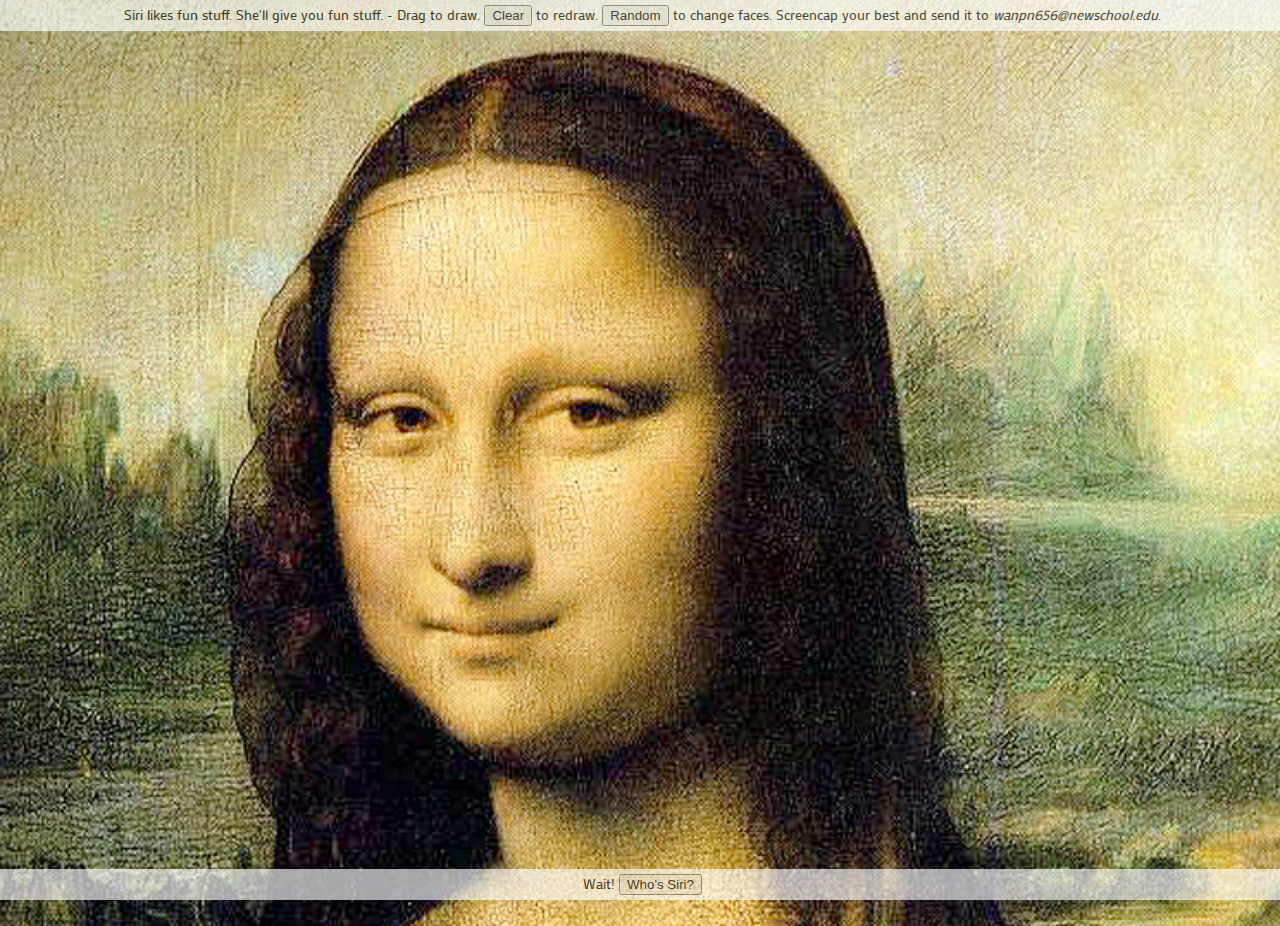
<file: 01/index.html>
<html>

<head>
	<link href='http://fonts.googleapis.com/css?family=Mako' rel='stylesheet' type='text/css'>

	<meta charset="UTF-8">
	<meta name="author" content="Napangsiri Wanpen">
	<meta name="description" content="Project 1/Web 3/Parsons MFADT/Fall 2013">
	
	<title>SIRI LIKES FUN STUFF</title>
	
	<link rel="stylesheet" href="css/p1.css">
	
	<script type="text/javascript" src="https://ajax.googleapis.com/ajax/libs/jquery/1.9.1/jquery.min.js"></script>‌ 
	<script type="text/javascript" src="js/drawing.js"></script>
	<script type="text/javascript"> 
		var totalCount = 8;
		function ChangeIt() 
		{
			var num = Math.ceil( Math.random() * totalCount );
			document.body.background = 'img/'+num+'.jpg';
		}
	</script>
	<script type="text/javascript"> 
		function SiriProfile() 
		{
			document.body.background = 'img/profile.jpg';
		}
	</script>
	<!--For further development
	<script>
		function randomPage()
		{
			var link = "";
			var randInt = Math.floor((Math.random()*3)+1);
			switch(randInt) {
				case 1:
				link = "http://www.google.com/";
				break;
				case 2:
				link = "http://www.yahoo.com/";
				break;
				case 3:
				link = "http://www.bing.com/";
				break;
				default:
				alert("Error in randomPage()");
			}
			window.location.href = link;
		}
	</script>
-->
</head>

<body class="bg">
	<div class="noshow">
		<img src="img/profile.jpg">
		<img src="img/1.jpg">
		<img src="img/2.jpg">
		<img src="img/3.jpg">
		<img src="img/4.jpg">
		<img src="img/4.jpg">
		<img src="img/6.jpg">
		<img src="img/7.jpg">
	</div>
	
	<div class="header">
		Siri likes fun stuff. She'll give you fun stuff. - Drag to draw. <input type="button" id="clear" value="Clear"> to redraw. <button onclick="ChangeIt()">Random</button> to change faces. Screencap your best and send it to <i>wanpn656@newschool.edu</i>.
	</div>

	<canvas id="canvas" width="1366" height="271">
		Sorry. You and your browser aren't cool enough to know more about Siri.
	</canvas>

	<div class="footer">
		Wait! <button onclick="SiriProfile()">Who's Siri?</button>
	</div>
</body>

<script type="text/javascript"> 
	ChangeIt();
</script> 

<!-- Start of StatCounter Code for Default Guide -->
<script type="text/javascript">
	var sc_project=9238491; 
	var sc_invisible=1; 
	var sc_security="c8932089"; 
	var scJsHost = (("https:" == document.location.protocol) ?
		"https://secure." : "http://www.");
	document.write("<sc"+"ript type='text/javascript' src='" +
		scJsHost+
		"statcounter.com/counter/counter.js'></"+"script>");
</script>
<noscript>
<div class="statcounter">
	<a title="free hit
	counter" href="http://statcounter.com/" target="_blank">
	<img
	class="statcounter"
	src="http://c.statcounter.com/9238491/0/c8932089/1/"
	alt="free hit counter"></a>
</div>
</noscript>
<!-- End of StatCounter Code for Default Guide -->

</html>
</file>
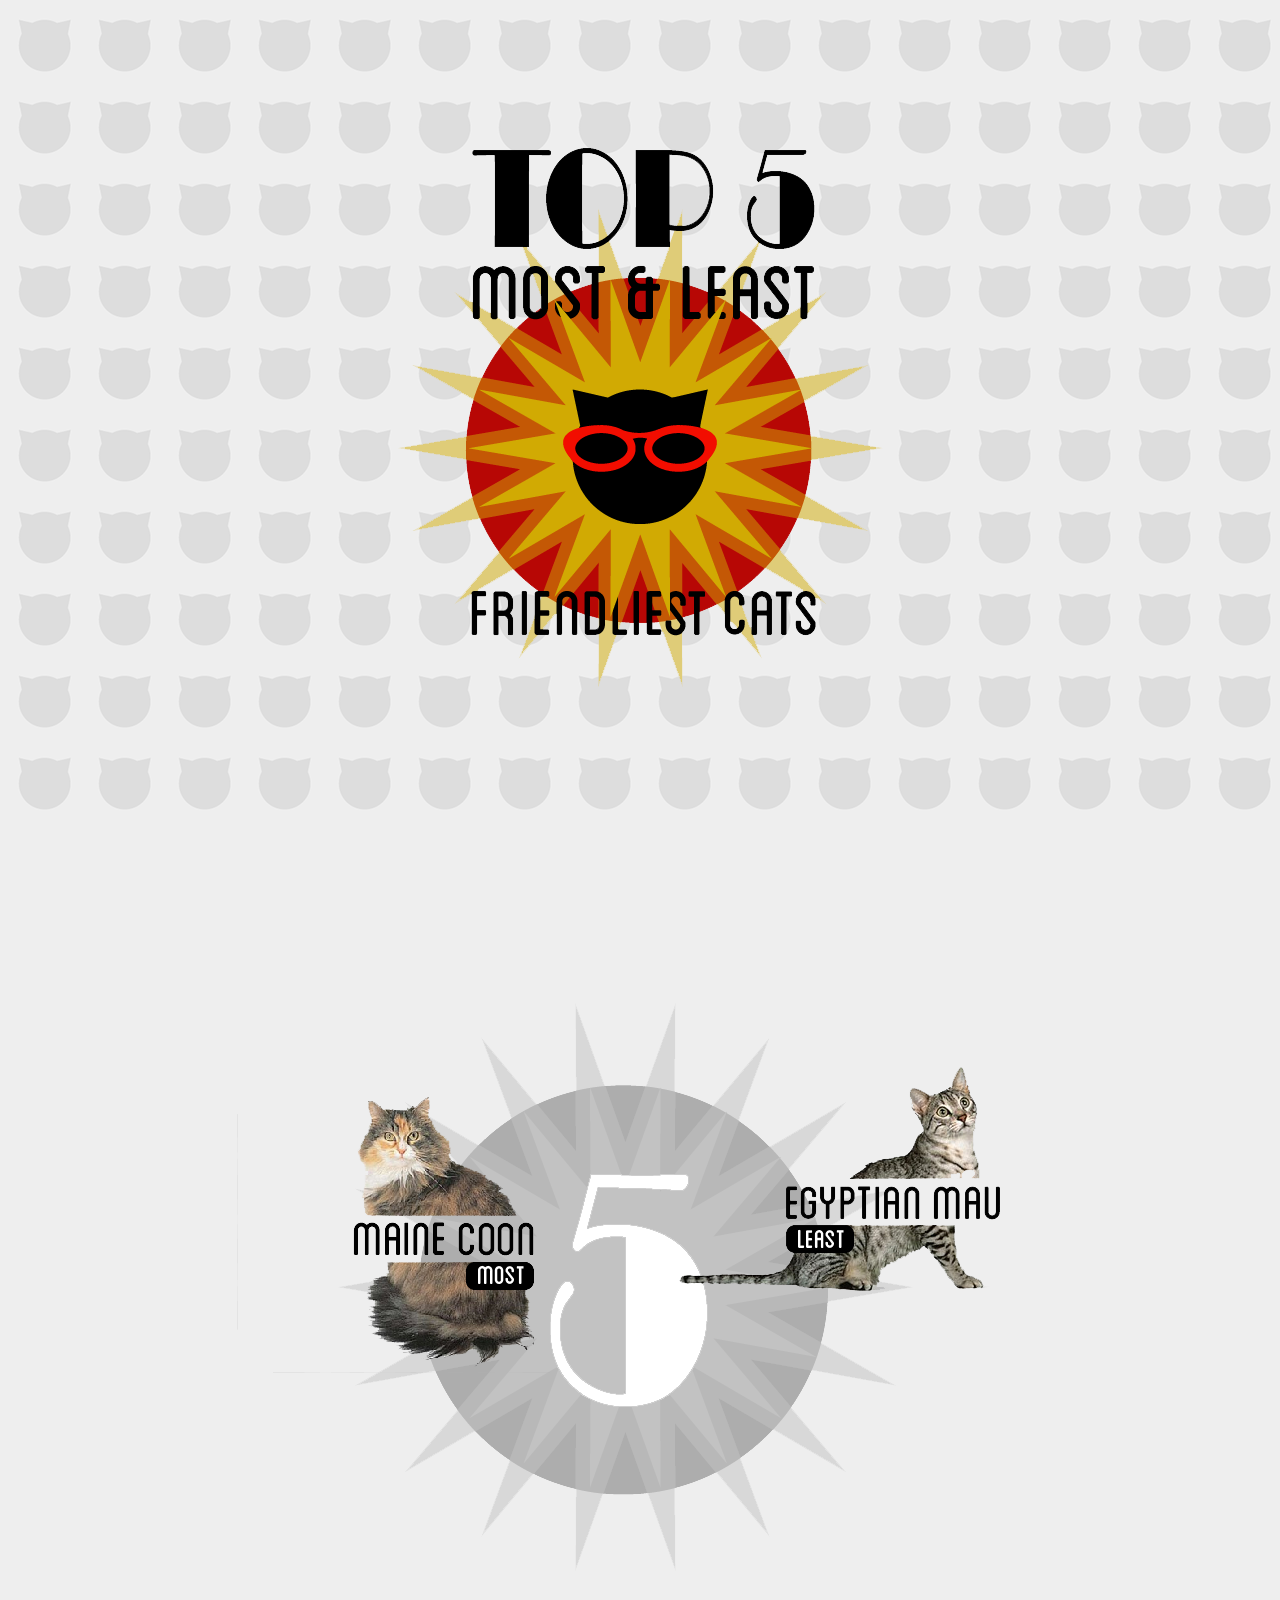
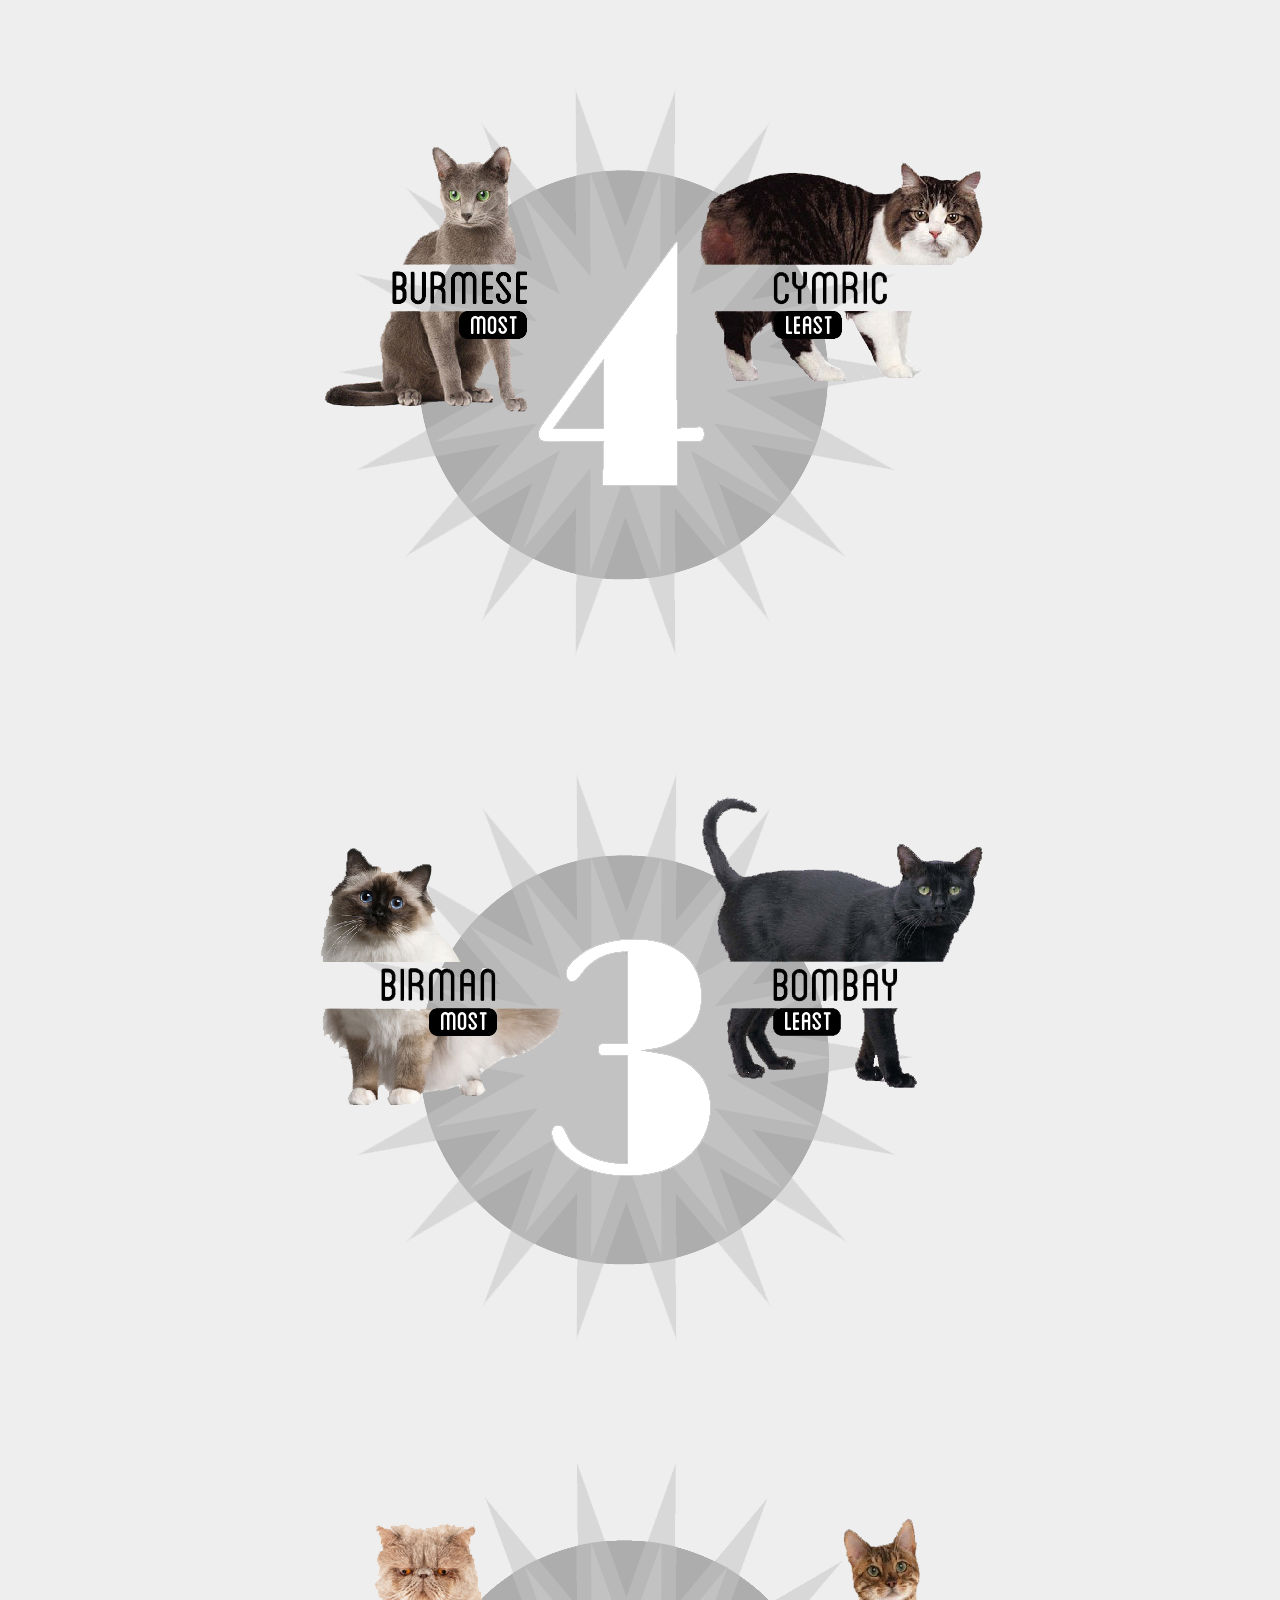
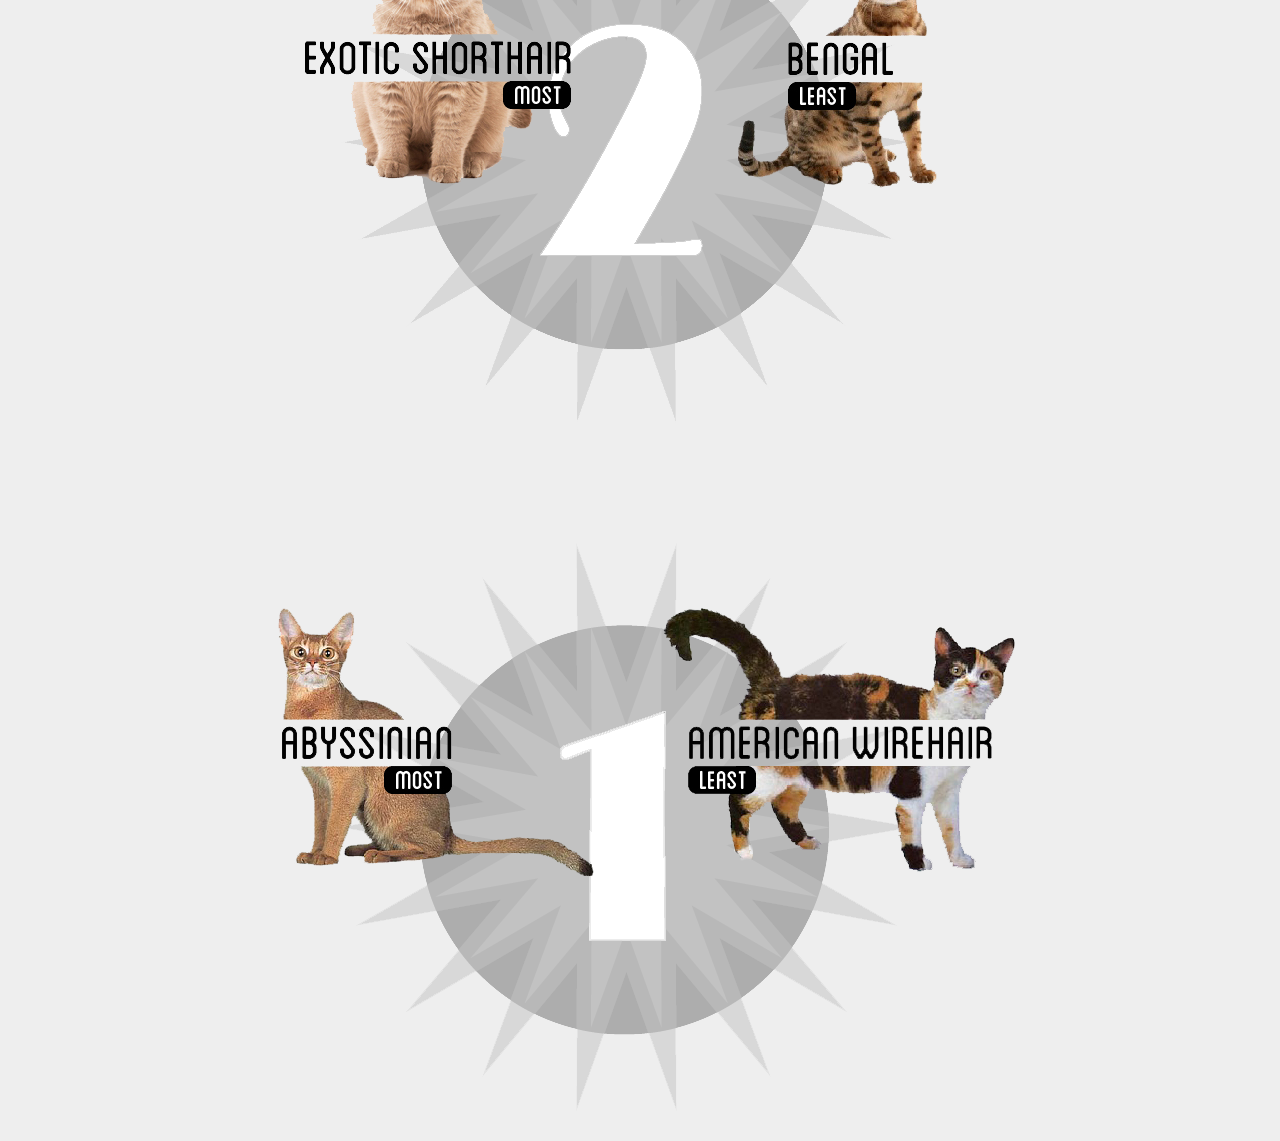
<file: 03/index.html>
<!DOCTYPE HTML>
<html>
<head>
	<link href='http://fonts.googleapis.com/css?family=Open+Sans:400,700,600' rel='stylesheet' type='text/css'>

	<meta charset="UTF-8">
	<meta name="author" content="Napangsiri Wanpen">
	<meta name="description" content="Project 3/Web 3/Parsons MFADT/Fall 2013">
	<meta name="viewport" content="width=device-width, initial-scale = 1.0, user-scalable = no">

	<title>TOP 5 Most & Least Friendliest Cats</title>

	<link rel="stylesheet" href="css/style.css" type="text/css" media="screen">
</head>

<body>
	<!--SLIDE 0-->
	<div class="slide" id="slide0" data-slide="1" data-stellar-background-ratio="0.5">
		<div class="container clearfix">
			<div id ="content">
				<center>
					<img src="images/top-logo.png">
				</center>
			</div>
		</div>
	</div>

	<!--SLIDE 1-->
	<div class="slide" id="slide1" data-slide="1" data-stellar-background-ratio="0.5">
		<div class="container clearfix">
			<div id="content">
				<center>
					<img id="under" src="images/bg5.png">
					<img id="over" src="images/t-5-fav-mainecoon.png">
					<img id="over" src="images/t-5-not-egyptianmau.png">
				</center>
			</div>
		</div>
	</div>

	<!--SLIDE 2-->
	<div class="slide" id="slide2" data-slide="2" data-stellar-background-ratio="0.5">
		<div class="container clearfix">
			<div id="content">
				<center>
					<img id="under" src="images/bg4.png">
					<img id="over" src="images/t-4-fav-burmese.png">
					<img id="over" src="images/t-4-not-cymric.png">
				</center>
			</div>
		</div>
	</div>

	<!--SLIDE 3-->
	<div class="slide" id="slide3" data-slide="3" data-stellar-background-ratio="0.5">
		<div class="container clearfix">
			<div id="content">
				<center>
					<img id="under" src="images/bg3.png">
					<img id="over" src="images/t-3-fav-birman.png">
					<img id="over" src="images/t-3-not-bombay.png">
				</center>
			</div>
		</div>
	</div>

	<!--SLIDE 4-->
	<div class="slide" data-slide="4" data-stellar-background-ratio="0.5">
		<div class="container clearfix">
			<div id="content">
				<center>
					<img id="under" src="images/bg2.png">
					<img id="over" src="images/t-2-fav-exoticshorthair.png">
					<img id="over" src="images/t-2-not-bengal.png">
				</center>
			</div>
		</div>
	</div>

	<!--SLIDE 5-->
	<div class="slide" data-slide="5" data-stellar-background-ratio="0.5">
		<div class="container clearfix">
			<div id="content">
				<center>
					<img id="under" src="images/bg1.png">
					<img id="over" src="images/t-1-fav-abyssinian.png">
					<img id="over" src="images/t-1-not-americanwirehair.png">
				</center>
			</div>
		</div>
	</div>

	<script type="text/javascript" src="http://ajax.googleapis.com/ajax/libs/jquery/1.7.2/jquery.min.js"></script>
	<script type="text/javascript" src="js/jquery.stellar.min.js"></script>
	<script type="text/javascript" src="js/waypoints.min.js"></script>
	<script type="text/javascript" src="js/jquery.easing.1.3.js"></script>
	<script type="text/javascript" src="js/scripts.js"></script>
</body>
</html>
</file>
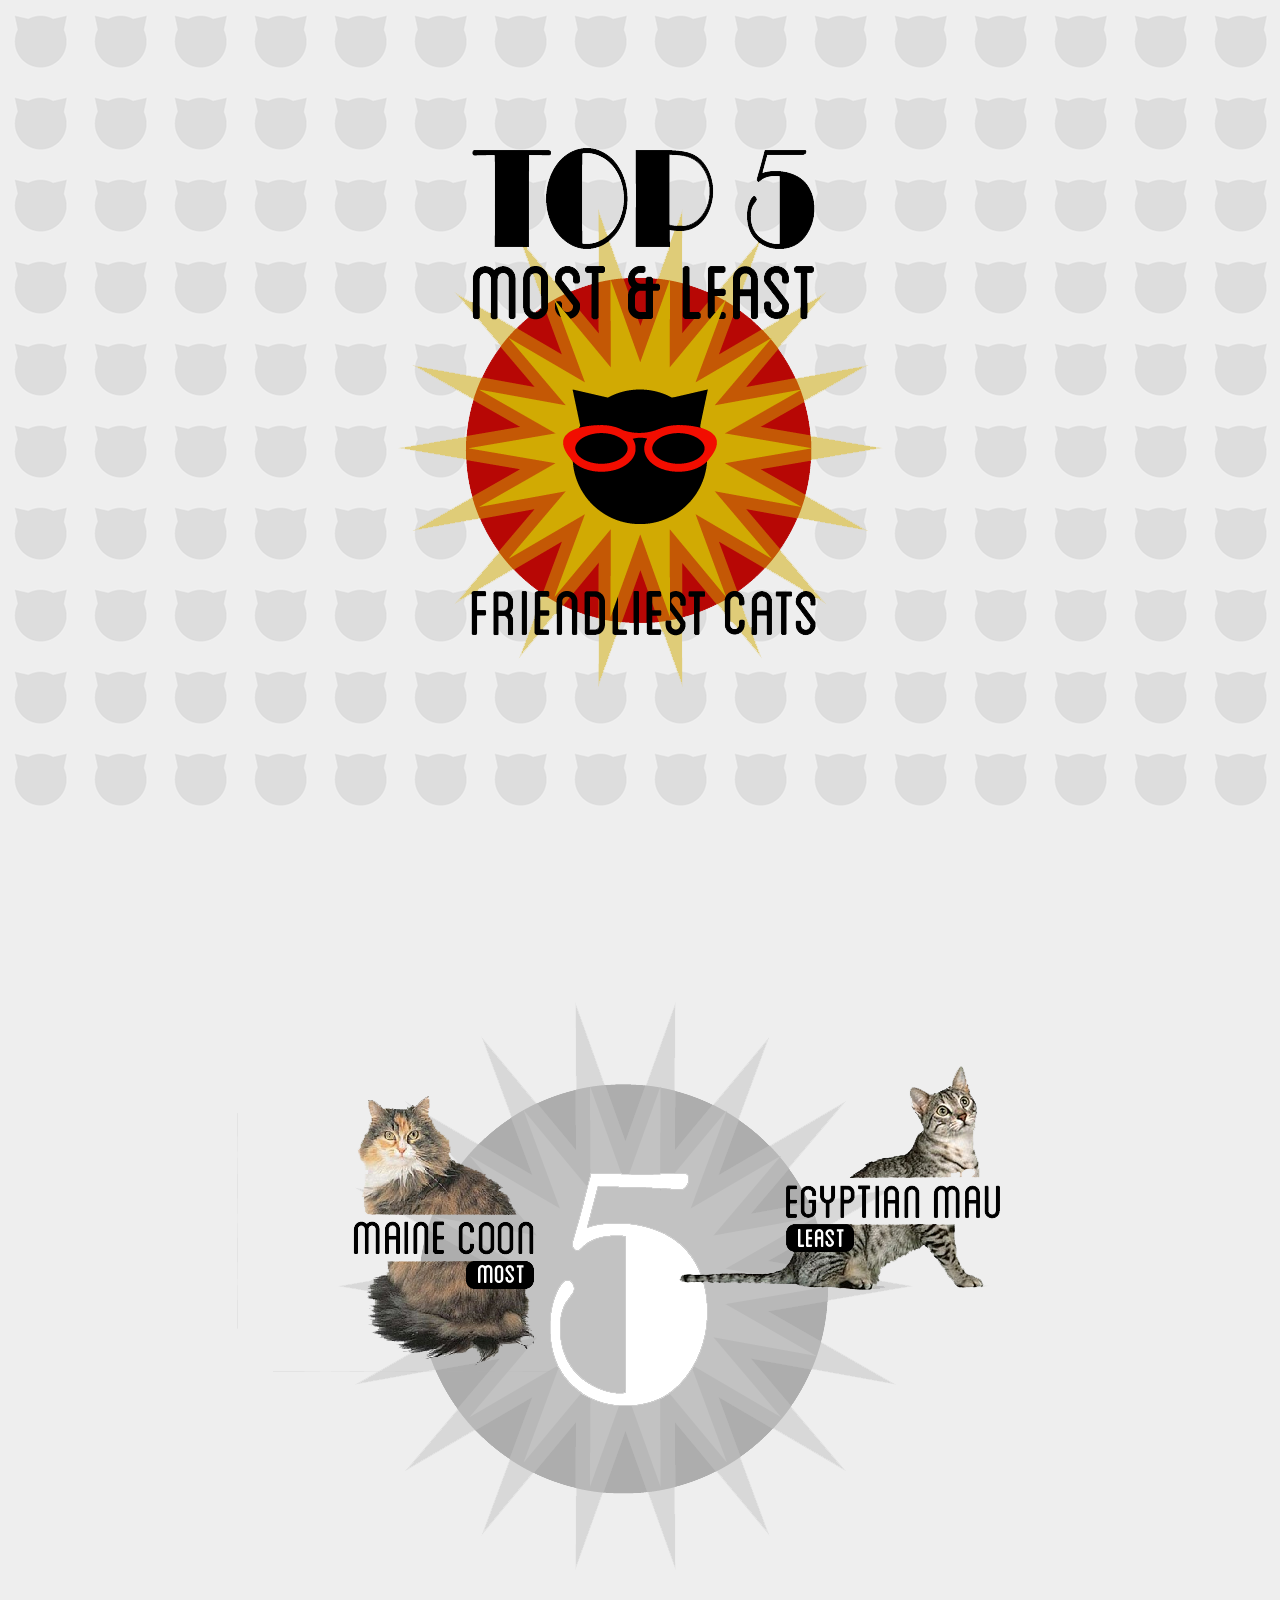
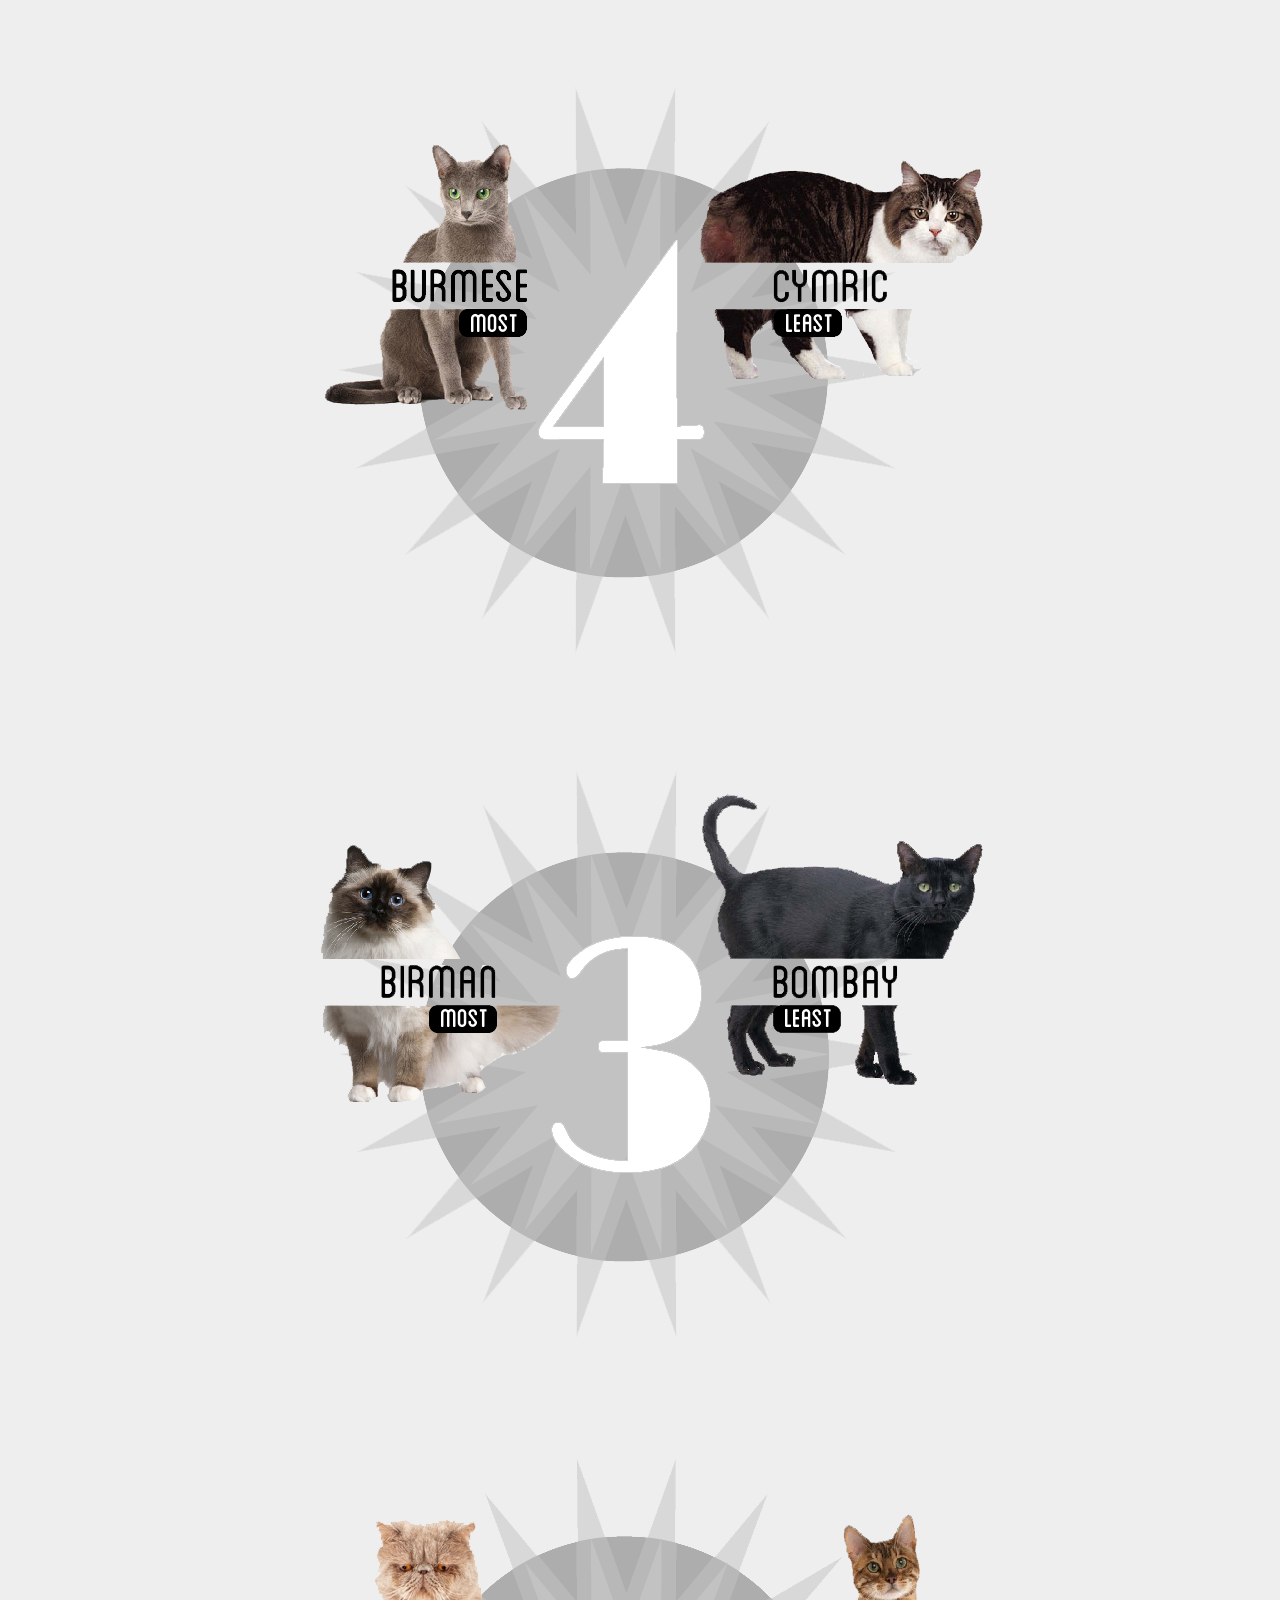
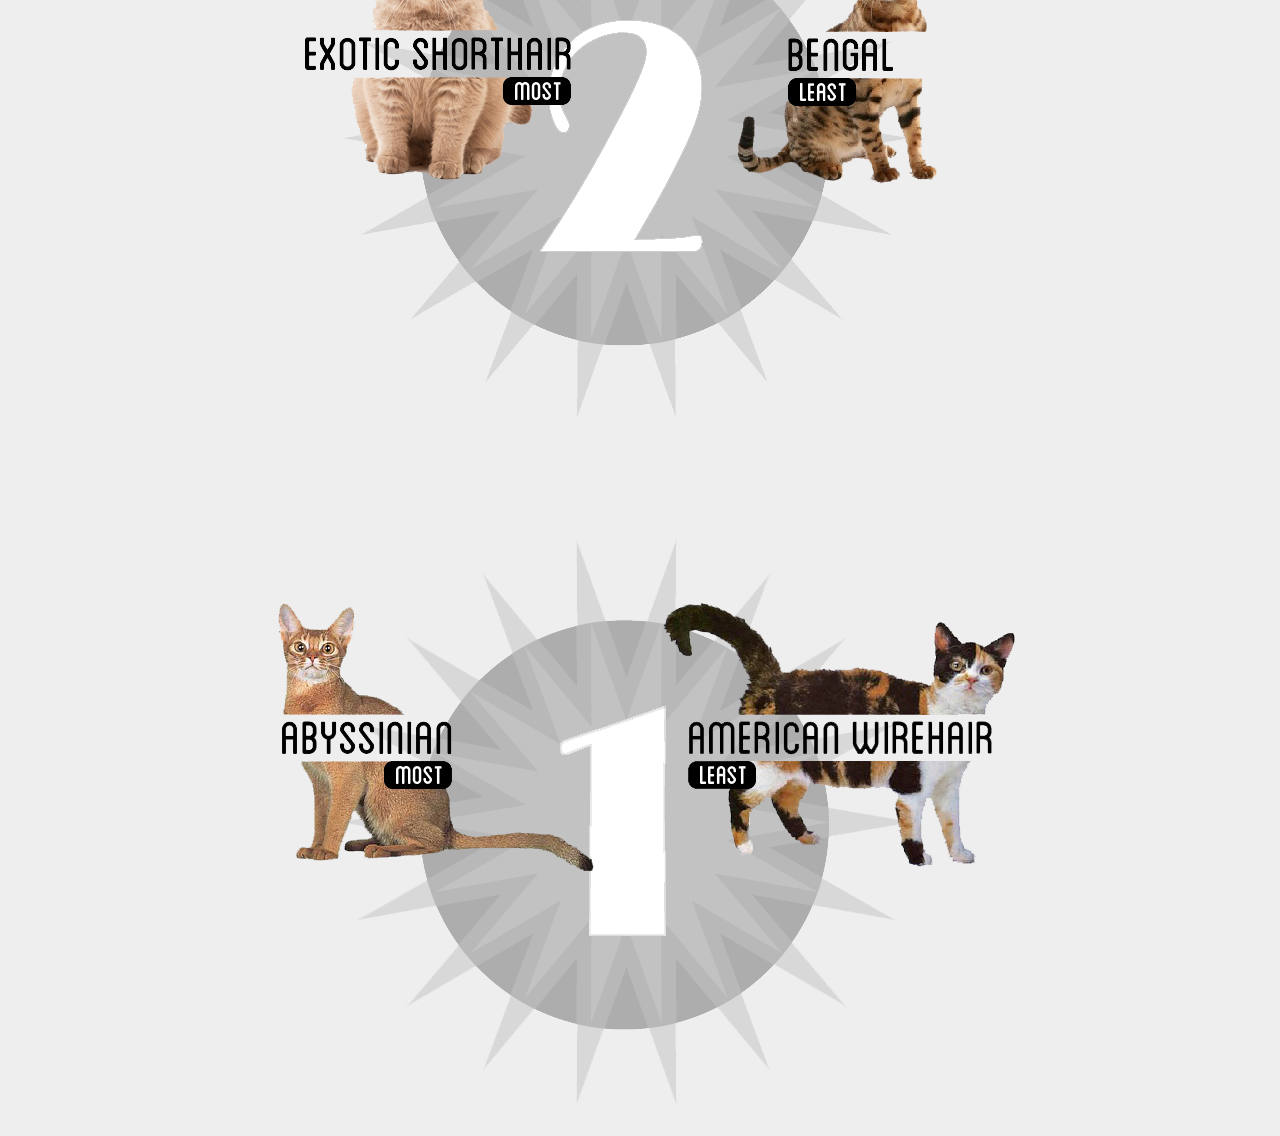
<file: 04/index.html>
<!DOCTYPE html>

<head>
	<meta charset="UTF-8">
	<meta name="author" content="Napangsiri Wanpen">
	<meta name="description" content="Project 4/Web 3/Parsons MFADT/Fall 2013">
	<meta name="viewport" content="width=device-width, initial-scale=1.0">

	<title>TOP 5 Most & Least Friendliest Cats V.2</title>

	<link rel="stylesheet" href="css/style.css" type="text/css">
	<link rel="stylesheet" href="css/responsive.css" type="text/css">
</head>

<body>
	<!--SLIDE 0-->
	<div class="slide" id="slide0" data-slide="1" data-stellar-background-ratio="0.5">
		<div class="container clearfix">
			<img src="images/top-logo.png" alt="">
		</div>
	</div>

	<!--SLIDE 1-->
	<div class="slide" id="slide1" data-slide="1" data-stellar-background-ratio="0.5">
		<div class="container clearfix">
			<img style="position: absolute; padding: 30px 100px;" src="images/bg5.png" alt="">
			<img style="position: relative;" src="images/t-5-fav-mainecoon.png" class="domroll images/st-5-fav-mainecoon.png" data-sound="sound/cat1.wav" alt="">
			<img style="position: relative;" src="images/t-5-not-egyptianmau.png" class="domroll images/st-5-not-egyptianmau.png" data-sound="sound/cat2.wav" alt="">
		</div>
	</div>

	<!--SLIDE 2-->
	<div class="slide" id="slide2" data-slide="2" data-stellar-background-ratio="0.5">
		<div class="container clearfix">
			<img style="position: absolute; padding: 30px 100px;" src="images/bg4.png" alt="">
			<img style="position: relative;" src="images/t-4-fav-burmese.png" class="domroll images/st-4-fav-burmese.png" data-sound="sound/cat3.wav" alt="">
			<img style="position: relative;" src="images/t-4-not-cymric.png" class="domroll images/st-4-not-cymric.png" data-sound="sound/cat4.wav" alt="">
		</div>
	</div>

	<!--SLIDE 3-->
	<div class="slide" id="slide3" data-slide="3" data-stellar-background-ratio="0.5">
		<div class="container clearfix">
			<img style="position: absolute; padding: 30px 100px;" src="images/bg3.png" alt="">
			<img style="position: relative;" src="images/t-3-fav-birman.png" class="domroll images/st-3-fav-birman.png" data-sound="sound/cat5.wav" alt="">
			<img style="position: relative;" src="images/t-3-not-bombay.png" class="domroll images/st-3-not-bombay.png" data-sound="sound/cat6.wav" alt="">
		</div>
	</div>

	<!--SLIDE 4-->
	<div class="slide" data-slide="4" data-stellar-background-ratio="0.5">
		<div class="container clearfix">
			<img style="position: absolute; padding: 30px 100px;" src="images/bg2.png" alt="">
			<img style="position: relative;" src="images/t-2-fav-exoticshorthair.png" class="domroll images/st-2-fav-exoticshorthair.png" data-sound="sound/cat7.wav" alt="">
			<img style="position: relative;" src="images/t-2-not-bengal.png" class="domroll images/st-2-not-bengal.png" data-sound="sound/cat8.wav" alt="">
		</div>
	</div>

	<!--SLIDE 5-->
	<div class="slide" data-slide="5" data-stellar-background-ratio="0.5">
		<div class="container clearfix">
			<img style="position: absolute; padding: 30px 100px;" src="images/bg1.png" alt="">
			<img style="position: relative;" src="images/t-1-fav-abyssinian.png" class="domroll images/st-1-fav-abyssinian.png" data-sound="sound/cat9.wav" alt="">
			<img style="position: relative;" src="images/t-1-not-americanwirehair.png" class="domroll images/st-1-not-americanwirehair.png" data-sound="sound/cat10.wav" alt="">
		</div>
	</div>

	<script type="text/javascript" src="http://ajax.googleapis.com/ajax/libs/jquery/1.7.2/jquery.min.js"></script>
	<script type="text/javascript" src="js/jquery.easing.1.3.js"></script>
	<script type="text/javascript" src="js/sound.js"></script>

	<!--Special thanks to http://www.kessels.com/catsounds for cat sounds-->
</body>
</html>
</file>
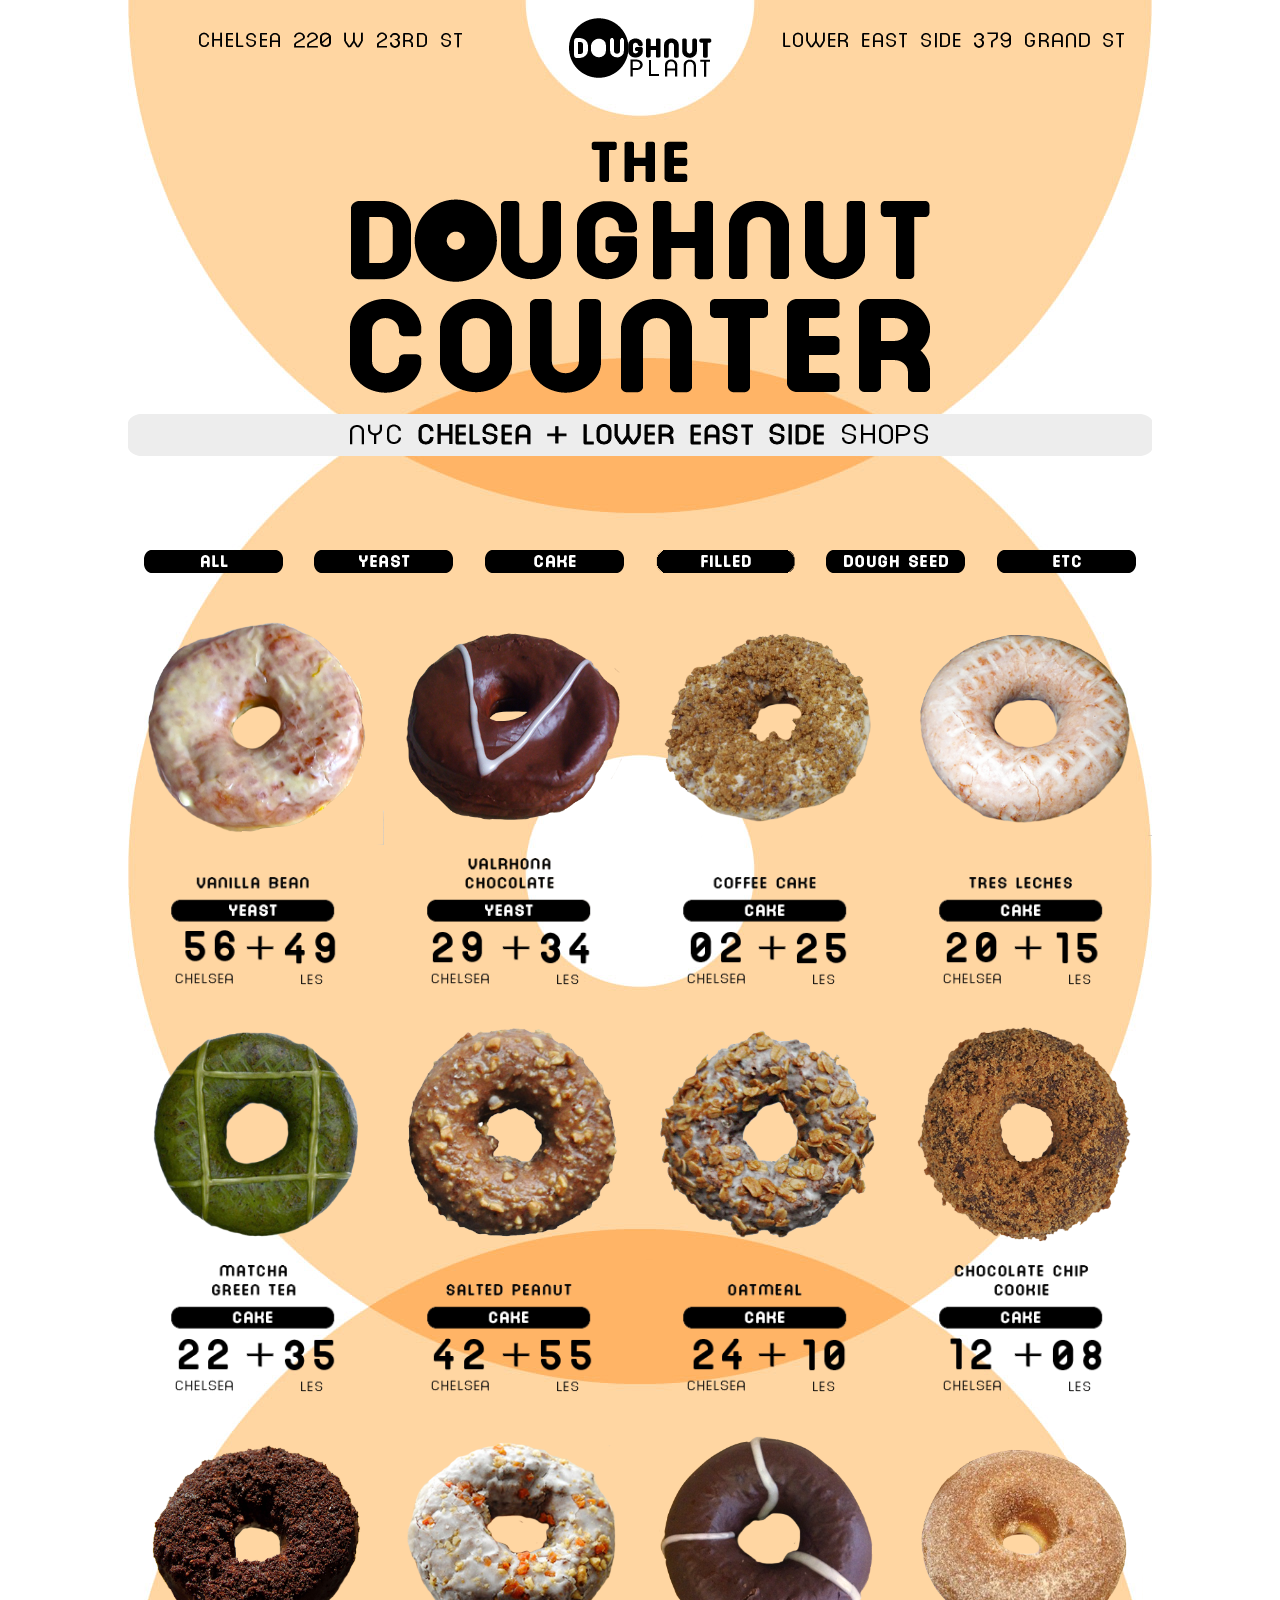
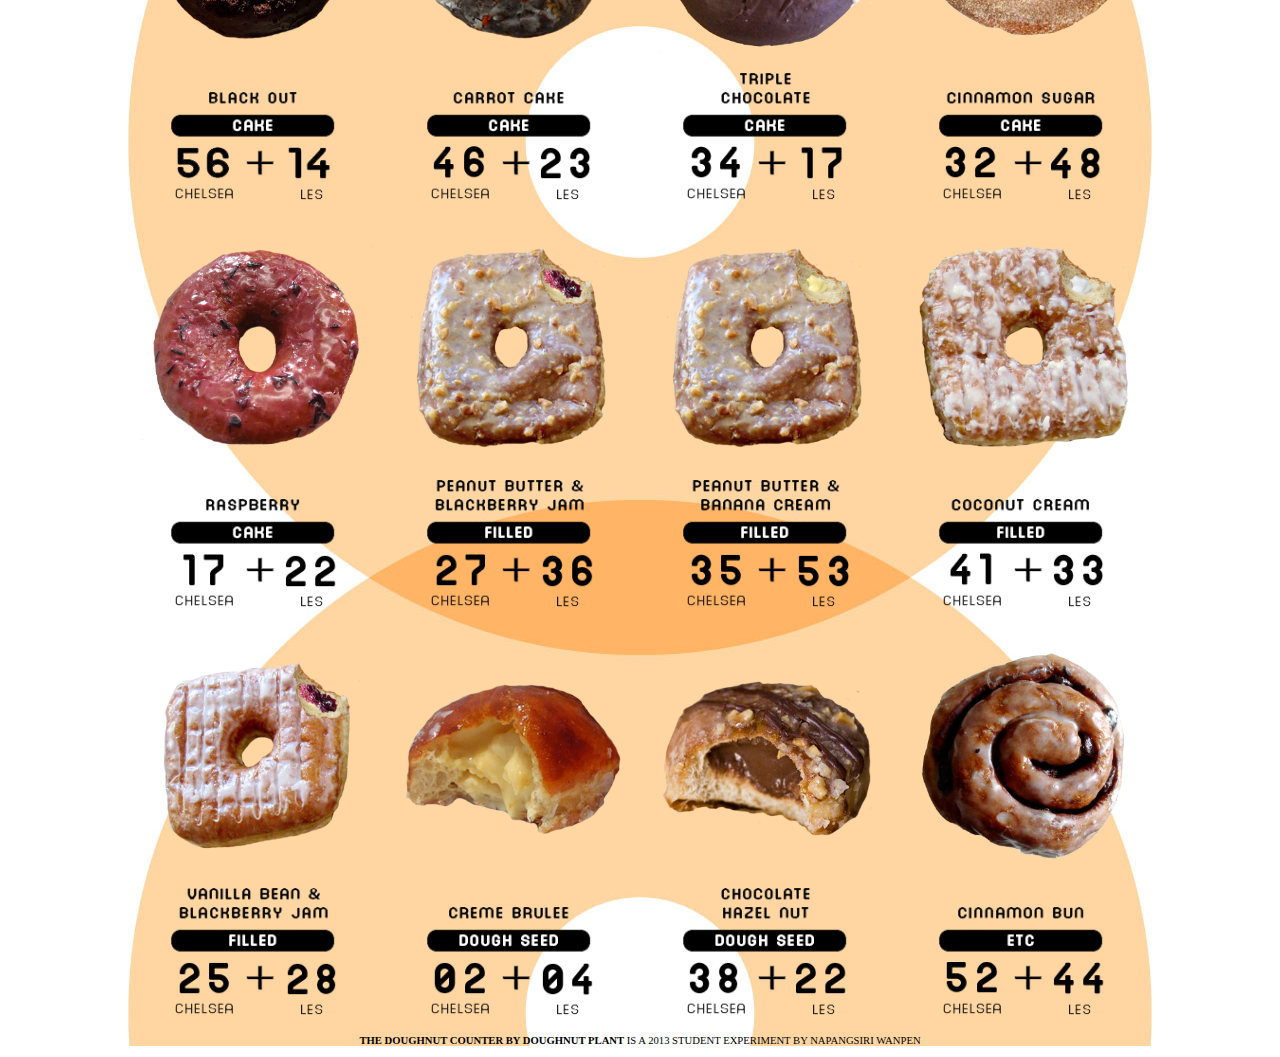
<file: midterm/index.html>
<!DOCTYPE html>

<head>
	<meta charset="UTF-8">
	<meta name="author" content="Napangsiri Wanpen">
	<meta name="description" content="Midterm/Web 3/Parsons MFADT/Fall 2013">
	<meta name="viewport" content="width=device-width, initial-scale=1.0">

	<title>The Doughnut Counter by Doughnut Plant</title>

	<link href="img/favicon.ico" rel="shortcut icon">

	<link rel="stylesheet" href="css/style.css" type="text/css">
	<link rel="stylesheet" href="css/responsive.css" type="text/css">
</head>

<body>
	<!--BEGIN PRELOADING FILTER HIGHLIGHTS-->
	<div class="noshow">
		<img src="img/filter-w-all.png" alt="">
		<img src="img/filter-w-yeast.png" alt="">
		<img src="img/filter-w-cake.png" alt="">
		<img src="img/filter-w-filled.png" alt="">
		<img src="img/filter-w-seed.png" alt="">
		<img src="img/filter-w-etc.png" alt="">
	</div>
	<!--END PRELOADING FILTER HIGHLIGHTS-->

	<div class="slide">
		<img class="heading" src="img/heading.png" alt="">

		<!--BEGIN FILTER ROW-->
		<div class="section group filter-center">
			<div class="col span_1_of_6 doughnutFilter">
				<a href="#" data-filter="*" class="current"><img class="filter" src="img/filter-b-all.png" alt="" onmouseover="this.src='img/filter-w-all.png'" onmouseout="this.src='img/filter-b-all.png'"></a>
			</div>
			<div class="col span_1_of_6 doughnutFilter">
				<a href="#" data-filter=".yeast"><span><img class="filter" src="img/filter-b-yeast.png" alt="" onmouseover="this.src='img/filter-w-yeast.png'" onmouseout="this.src='img/filter-b-yeast.png'"></span></a>
			</div>
			<div class="col span_1_of_6 doughnutFilter">
				<a href="#" data-filter=".cake"><span><img class="filter" src="img/filter-b-cake.png" alt="" onmouseover="this.src='img/filter-w-cake.png'" onmouseout="this.src='img/filter-b-cake.png'"></span></a>
			</div>
			<div class="col span_1_of_6 doughnutFilter">
				<a href="#" data-filter=".filled"><span><img class="filter" src="img/filter-b-filled.png" alt="" onmouseover="this.src='img/filter-w-filled.png'" onmouseout="this.src='img/filter-b-filled.png'"></span></a>
			</div>
			<div class="col span_1_of_6 doughnutFilter">
				<a href="#" data-filter=".seed"><span><img class="filter" src="img/filter-b-seed.png" alt="" onmouseover="this.src='img/filter-w-seed.png'" onmouseout="this.src='img/filter-b-seed.png'"></span></a>
			</div>
			<div class="col span_1_of_6 doughnutFilter">
				<a href="#" data-filter=".etc"><span><img class="filter" src="img/filter-b-etc.png" alt="" onmouseover="this.src='img/filter-w-etc.png'" onmouseout="this.src='img/filter-b-etc.png'"></span></a>
			</div>
		</div>
		<!--END FILTER ROW-->

		<!--BEGIN DOUGHNUT ROWS-->
		<!--ROW 1-->
		<div class="section group doughnutContainer">
			<div class="col span_1_of_4 yeast">
				<img src="img/yeast-vanillabean.png" alt=""><br>
				<img class="title" src="img/title-yeast-vanillabean.png" alt="">
			</div>
			<div class="col span_1_of_4 yeast">
				<img src="img/yeast-valrhonachocolate.png" alt=""><br>
				<img class="title" src="img/title-yeast-valrhonachocolate.png" alt="">
			</div>
			<div class="col span_1_of_4 cake">
				<img src="img/cake-coffeecake.png" alt=""><br>
				<img class="title" src="img/title-cake-coffeecake.png" alt="">
			</div>
			<div class="col span_1_of_4 cake">
				<img src="img/cake-tresleches.png" alt=""><br>
				<img class="title" src="img/title-cake-tresleches.png" alt="">
			</div>
			<!--</div>-->
			<!--ROW 1-->

			<!--ROW 2-->
			<!--<div class="section group doughnutContainer">-->
			<div class="col span_1_of_4 cake">
				<img src="img/cake-matchagreentea.png" alt=""><br>
				<img class="title" src="img/title-cake-matchagreentea.png" alt="">
			</div>
			<div class="col span_1_of_4 cake">
				<img src="img/cake-saltedpeanut.png" alt=""><br>
				<img class="title" src="img/title-cake-saltedpeanut.png" alt="">
			</div>
			<div class="col span_1_of_4 cake">
				<img src="img/cake-oatmeal.png" alt=""><br>
				<img class="title" src="img/title-cake-oatmeal.png" alt="">
			</div>
			<div class="col span_1_of_4 cake">
				<img src="img/cake-chocolatechipcookie.png" alt=""><br>
				<img class="title" src="img/title-cake-chocolatechipcookie.png" alt="">
			</div>
			<!--</div>-->
			<!--ROW 2-->

			<!--ROW 3-->
			<!--<div class="section group doughnutContainer">-->
			<div class="col span_1_of_4 cake">
				<img src="img/cake-blackout.png" alt=""><br>
				<img class="title" src="img/title-cake-blackout.png" alt="">
			</div>
			<div class="col span_1_of_4 cake">
				<img src="img/cake-carrotcake.png" alt=""><br>
				<img class="title" src="img/title-cake-carrotcake.png" alt="">
			</div>
			<div class="col span_1_of_4 cake">
				<img src="img/cake-triplechocolate.png" alt=""><br>
				<img class="title" src="img/title-cake-triplechocolate.png" alt="">
			</div>
			<div class="col span_1_of_4 cake">
				<img src="img/cake-cinnamonsugar.png" alt=""><br>
				<img class="title" src="img/title-cake-cinnamonsugar.png" alt="">
			</div>
			<!--</div>-->
			<!--ROW 3-->

			<!--ROW 4-->
			<!--<div class="section group doughnutContainer">-->
			<div class="col span_1_of_4 cake">
				<img src="img/cake-raspberry.png" alt=""><br>
				<img class="title" src="img/title-cake-raspberry.png" alt="">
			</div>
			<div class="col span_1_of_4 filled">
				<img src="img/filled-pb-blackberryjam.png" alt=""><br>
				<img class="title" src="img/title-filled-pb-blackberryjam.png" alt="">
			</div>
			<div class="col span_1_of_4 filled">
				<img src="img/filled-pb-bananacream.png" alt=""><br>
				<img class="title" src="img/title-filled-pb-bananacream.png" alt="">
			</div>
			<div class="col span_1_of_4 filled">
				<img src="img/filled-coconutcream.png" alt=""><br>
				<img class="title" src="img/title-filled-coconutcream.png" alt="">
			</div>
			<!--</div>-->
			<!--ROW 4-->

			<!--ROW 5-->
			<!--<div class="section group doughnutContainer">-->
			<div class="col span_1_of_4 filled">
				<img src="img/filled-vanillabean-blackberryjam.png" alt=""><br>
				<img class="title" src="img/title-filled-vanillabean-blackberryjam.png" alt="">
			</div>
			<div class="col span_1_of_4 seed">
				<img src="img/seed-cremebrulee.png" alt=""><br>
				<img class="title" src="img/title-seed-cremebrulee.png" alt="">
			</div>
			<div class="col span_1_of_4 seed">
				<img src="img/seed-chocolatehazelnut.png" alt=""><br>
				<img class="title" src="img/title-seed-chocolatehazelnut.png" alt="">
			</div>
			<div class="col span_1_of_4 etc">
				<img src="img/etc-cinnamonbun.png" alt=""><br>
				<img class="title" src="img/title-etc-cinnamonbun.png" alt="">
			</div>
		</div>
		<!--ROW 5-->
		<!--END DOUGHNUT ROWS-->

		<footer>
			<p>
				<b>THE DOUGHNUT COUNTER BY DOUGHNUT PLANT</b> IS A 2013 STUDENT EXPERIMENT BY NAPANGSIRI WANPEN
			</p>
		</footer>
	</div>

	<script type="text/javascript" src="http://ajax.googleapis.com/ajax/libs/jquery/1.8.3/jquery.min.js"></script>
	<script type="text/javascript" src="js/jquery.isotope.min.js"></script>
	<script>
		$(window).load(function(){
			var $container = $('.doughnutContainer');
			$container.isotope({
				filter: '*',
				animationOptions: {
					duration: 750,
					easing: 'linear',
					queue: false
				}
			});

			$('.doughnutFilter a').click(function(){
				$('.doughnutFilter .current').removeClass('current');
				$(this).addClass('current');

				var selector = $(this).attr('data-filter');
				$container.isotope({
					filter: selector,
					animationOptions: {
						duration: 750,
						easing: 'linear',
						queue: false
					}
				});
				return false;
			}); 
		});
	</script>
</body>

</html>
</file>
<file: 01/css/p1.css>
* {
	-moz-box-sizing: border-box;
	-webkit-box-sizing: border-box;
	box-sizing: border-box;
}

html {
	width: 100%;
	height: 100%;
	padding: 0px;
	margin: 0px;
	overflow: hidden;
}

body {
	background-repeat: no-repeat;
	background-position: fixed; 
	-webkit-background-size: cover;
	-moz-background-size: cover;
	-o-background-size: cover;
	background-size: cover;
}

p, div {
	font-family: 'mako';
	font-size: 10.5pt;
}

a {
	font-weight: bold;
	text-decoration: none;
}

.noshow {
    display: none;
}

.header {
	width: 100%;
	height: auto;
	padding-top: 5px;
	padding-bottom: 5px;
	padding-left: 5px;
	position: absolute;
	top: 0px;
	left: 0px;
	background: white;
	opacity: 0.65;
	text-align: center;
}

.footer {
	width: 100%;
	height: auto;
	padding-top: 5px;
	padding-bottom: 5px;
	padding-left: 5px;
	position: absolute;
	bottom: 0px;
	left: 0px;
	background: white;
	opacity: 0.65;
	text-align: center;
}
</file>
<file: 03/css/style.css>
/* Global */
body {
  font-family: 'Open Sans', sans-serif;
  font-weight: 400;
  font-size: 1em;
  color: #8a8683;
  background-color: #eeeeee; }

img {
  max-width: 100%; }

a:link {
  color: #f68f67;
  text-decoration: none; }

a:hover {
  color: #bde2df;
  text-decoration: none; }

a:visited {
  color: #f68f67;
  text-decoration: none; }

/* Image Positions */
#over {
  position: relative; }

#under {
  position: absolute;
  padding: 30px 100px; }

/* General Slides */
.slide {
  background-attachment: fixed;
  width: 100%;
  height: auto;
  position: relative;
  padding: 140px 0; }

/* Slide 0 */
#slide0 {
  background-image: url("../images/bg.gif");
  background-color: #eeeeee; }

/* Computer */
.grid_5 {
  width: 40.5%; }

.grid_7 {
  width: 57.5%; }

.grid_5,
.grid_7 {
  margin: 0 2% 1% 0;
  float: left;
  display: block; }

.alpha {
  margin-left: 0; }

.omega {
  margin-right: 0; }

.container {
  width: 90%;
  /*width: 1000px;*/
  max-width: 1000px;
  margin: auto; }

.clear {
  clear: both;
  display: block;
  overflow: hidden;
  visibility: hidden;
  width: 0;
  height: 0; }

.clearfix:after {
  clear: both;
  content: ' ';
  display: block;
  font-size: 0;
  line-height: 0;
  visibility: hidden;
  width: 0;
  height: 0; }

* html .clearfix, *:first-child + html .clearfix {
  zoom: 1; }

/* Tablet */
@media screen and (max-width: 1024px) {
  .slide {
    background-attachment: fixed;
    width: 100%;
    position: relative;
    padding: 150px 0; }

  #decorative {
    display: none; }

  #content {
    text-align: center;
    width: 100%; } }
/* Mobile */
@media screen and (max-width: 480px) {
  .slide {
    background-attachment: fixed;
    width: 100%;
    position: relative;
    padding: 100px 0; }

  /* Image Positions */
  #over {
    position: relative; }

  #under {
    position: absolute;
    padding: 200px 0px; }

  .grid_5,
  .grid_7 {
    width: 100%; } }
</file>
<file: 04/css/style.css>
/* Global */
body {
  font-family: 'Open Sans', sans-serif;
  font-weight: 400;
  font-size: 1em;
  color: #8a8683;
  background-color: #eeeeee; }

img {
  max-width: 100%; }

a:link {
  color: #f68f67;
  text-decoration: none; }

a:hover {
  color: #bde2df;
  text-decoration: none; }

a:visited {
  color: #f68f67;
  text-decoration: none; }

/* General Slides */
.slide {
  background-attachment: fixed;
  width: 100%;
  height: auto;
  position: relative;
  padding: 140px 0; }

/* Slide 0 */
#slide0 {
  background-image: url("../images/bg.gif");
  background-color: #eeeeee; }

/* Computer */
.grid_5 {
  width: 40.5%; }

.grid_7 {
  width: 57.5%; }

.grid_5,
.grid_7 {
  margin: 0 2% 1% 0;
  float: left;
  display: block; }

.alpha {
  margin-left: 0; }

.omega {
  margin-right: 0; }

.container {
  width: 90%;
  /*width: 1000px;*/
  max-width: 1000px;
  text-align: center;
  margin: auto; }

.clear {
  clear: both;
  display: block;
  overflow: hidden;
  visibility: hidden;
  width: 0;
  height: 0; }

.clearfix:after {
  clear: both;
  content: ' ';
  display: block;
  font-size: 0;
  line-height: 0;
  visibility: hidden;
  width: 0;
  height: 0; }

* html .clearfix, *:first-child + html .clearfix {
  zoom: 1; }
</file>
<file: 04/css/responsive.css>
/* Tablet */
@media screen and (max-width: 1024px) {
  .slide {
    background-attachment: fixed;
    width: 100%;
    position: relative;
    padding: 150px 0; }

  #decorative {
    display: none; }

  #content {
    text-align: center;
    width: 100%; } }
/* Mobile */
@media screen and (max-width: 480px) {
  .slide {
    background-attachment: fixed;
    width: 100%;
    position: relative;
    padding: 100px 0; }

  /* Image Positions */
  #over {
    position: relative; }

  #under {
    position: absolute;
    padding: 200px 0px; }

  .grid_5,
  .grid_7 {
    width: 100%; } }
</file>
<file: midterm/css/style.css>
/* GENERAL */
.noshow {
	display: none;
}
body {
	margin: 0;
}
img {
	width: 100%;
}
.heading {
	width: 100%;
}
.title {
	display: block;
	width: 200px;
	margin-left: auto;
	margin-right: auto;
}
.filter {
	width: 149px;
	height: 23px;
}
.filter-center {
	text-align: center;
}
footer {
	font-family: "Trebuchet MS";
	font-size: 8pt;
	color: #000000;
	text-align: center;
}

/* DONUT BACKGROUND */
.slide {
	display: block;
	background-image: url('../img/bg.jpg');
	background-size: 100%;
	width: 1024px;
	height: 100%;
	margin-left: auto;
	margin-right: auto;
	position: relative;
}

/* FILTER SYSTEM */
.doughtnutFilter a { 
	margin-right: 10px; 
	color: #666;
	text-decoration: none;
}
.doughnutFilter a.current { 
	font-weight: bold;
}
.isotope-item {
	z-index: 2;
}
.isotope-hidden.isotope-item {
	pointer-events: none;
	z-index: 1;
}
.isotope, .isotope .isotope-item {
	/* change duration value to whatever you like */
	-webkit-transition-duration: 0.8s;
	-moz-transition-duration: 0.8s;
	transition-duration: 0.8s;
}
.isotope {
	-webkit-transition-property: height, width;
	-moz-transition-property: height, width;
	transition-property: height, width;
}
.isotope .isotope-item {
	-webkit-transition-property: -webkit-transform, opacity;
	-moz-transition-property: -moz-transform, opacity;
	transition-property: transform, opacity;
}
</file>
<file: midterm/css/responsive.css>
/*  SECTIONS  */
.section {
  clear: both;
  padding: 0px;
  margin: 0px;
}

/*  COLUMN SETUP  */
.col {
  display: block;
  float:left;
  margin: 1% 0 1% 0%;
}
.col:first-child { margin-left: 0; }

/*  GROUPING  */
.group:before, .group:after {
  content:"";
  display: table;
}
.group:after {
  clear:both;
}

/*  FILTER GRID OF SIX  */
.span_6_of_6 {
  width: 100%;
}
.span_5_of_6 {
  width: 83.33%;
}
.span_4_of_6 {
  width: 66.66%;
}
.span_3_of_6 {
  width: 50%;
}
.span_2_of_6 {
  width: 33.33%;
}
.span_1_of_6 {
  width: 16.66%;
}

/*  DOUGHNUT GRID OF FOUR  */
.span_4_of_4 {
  width: 100%;
}
.span_3_of_4 {
  width: 75%;
}
.span_2_of_4 {
  width: 50%;
}
.span_1_of_4 {
  width: 25%;
}

/* TABLET */
@media screen and (max-width: 1024px) {
  .slide {
    width: 100%;
    position: relative; 
  }
  .col { 
    margin: 1% 0 1% 0%; 
  }
  #decorative {
    display: none;
  }
  #content {
    text-align: center;
    width: 100%; } 
  }

  /* MOBILE */
  @media screen and (max-width: 720px) {
    .slide {
      width: 100%;
      position: relative; 
    }
    .span_6_of_6 {
      width: 100%; 
    }
    .span_5_of_6 {
      width: 100%; 
    }
    .span_4_of_6 {
      width: 100%; 
    }
    .span_3_of_6 {
      width: 100%; 
    }
    .span_2_of_6 {
      width: 100%; 
    }
    .span_1_of_6 {
      width: 100%;
    }
    .span_4_of_4 {
      width: 100%; 
    }
    .span_3_of_4 {
      width: 100%; 
    }
    .span_2_of_4 {
      width: 100%; 
    }
    .span_1_of_4 {
      width: 100%;
    } 
  }
</file>
